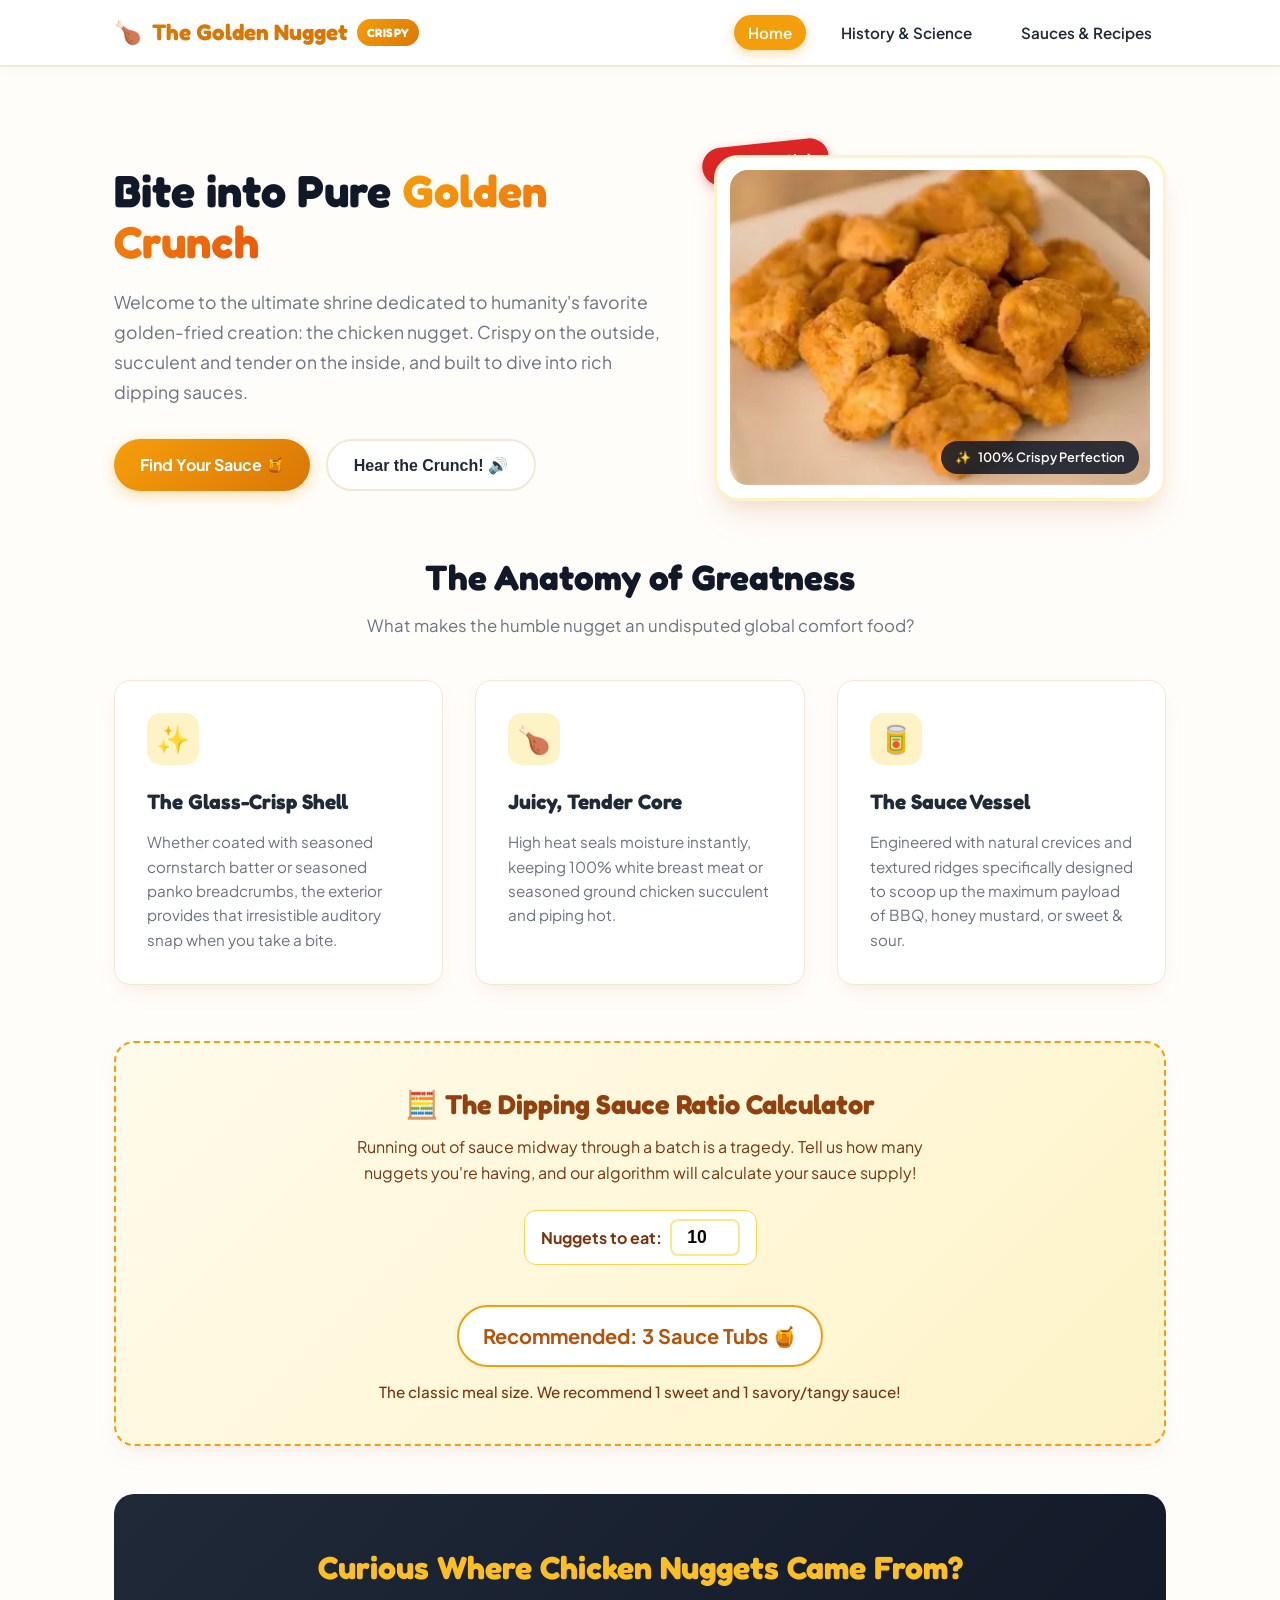
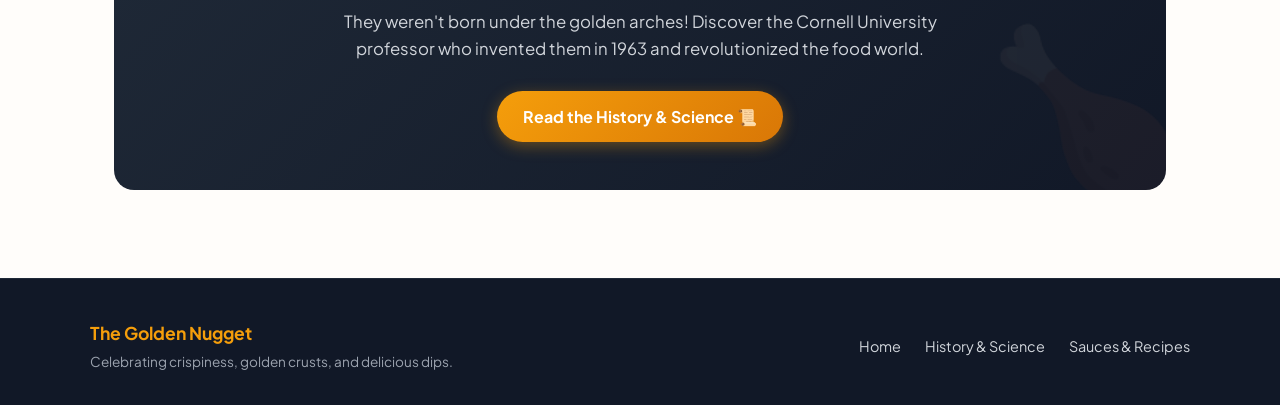
<file: index.html>
<!DOCTYPE html>
<html lang="en">
<head>
  <meta charset="UTF-8">
  <meta name="viewport" content="width=device-width, initial-scale=1.0">
  <title>The Golden Nugget | Ultimate Chicken Nugget Guide</title>
  <link rel="stylesheet" href="styles.css">
  <link rel="preconnect" href="https://fonts.googleapis.com">
  <link rel="preconnect" href="https://fonts.gstatic.com" crossorigin>
  <link href="https://fonts.googleapis.com/css2?family=Fredoka:wght@500;600;700&family=Plus+Jakarta+Sans:wght@400;500;600;700;800&display=swap" rel="stylesheet">
</head>
<body>

  <!-- Navigation Bar -->
  <header>
    <div class="nav-container">
      <a href="index.html" class="logo">
        <span>🍗</span>
        <span>The Golden Nugget</span>
        <span class="logo-badge">Crispy</span>
      </a>
      <nav>
        <ul>
          <li><a href="index.html" class="active">Home</a></li>
          <li><a href="history.html">History & Science</a></li>
          <li><a href="recipes.html">Sauces & Recipes</a></li>
        </ul>
      </nav>
    </div>
  </header>

  <!-- Hero Section -->
  <main class="container">
    <section class="hero">
      <div class="hero-content">
        <h1>Bite into Pure <span class="highlight">Golden Crunch</span></h1>
        <p>
          Welcome to the ultimate shrine dedicated to humanity's favorite golden-fried creation: the chicken nugget. 
          Crispy on the outside, succulent and tender on the inside, and built to dive into rich dipping sauces.
        </p>
        <div class="hero-actions">
          <a href="recipes.html" class="btn btn-primary">Find Your Sauce 🍯</a>
          <button class="btn btn-secondary sound-crunch-btn">Hear the Crunch! 🔊</button>
        </div>
      </div>

      <div class="hero-image-wrapper">
        <div class="floating-badge">🔥 Fresh & Hot</div>
        <div class="hero-image-card">
          <img src="chicken-nuggets.png" alt="A freshly fried, golden crispy platter of delicious chicken nuggets" id="hero-nugget-img">
          <div class="image-tag">
            <span>✨</span> 100% Crispy Perfection
          </div>
        </div>
      </div>
    </section>

    <!-- Why Nuggets Reign Supreme -->
    <section>
      <div class="section-title">
        <h2>The Anatomy of Greatness</h2>
        <p>What makes the humble nugget an undisputed global comfort food?</p>
      </div>

      <div class="features-grid">
        <div class="feature-card">
          <div class="feature-icon">✨</div>
          <h3>The Glass-Crisp Shell</h3>
          <p>
            Whether coated with seasoned cornstarch batter or seasoned panko breadcrumbs, the exterior provides that irresistible auditory snap when you take a bite.
          </p>
        </div>

        <div class="feature-card">
          <div class="feature-icon">🍗</div>
          <h3>Juicy, Tender Core</h3>
          <p>
            High heat seals moisture instantly, keeping 100% white breast meat or seasoned ground chicken succulent and piping hot.
          </p>
        </div>

        <div class="feature-card">
          <div class="feature-icon">🥫</div>
          <h3>The Sauce Vessel</h3>
          <p>
            Engineered with natural crevices and textured ridges specifically designed to scoop up the maximum payload of BBQ, honey mustard, or sweet & sour.
          </p>
        </div>
      </div>
    </section>

    <!-- Interactive Dipping Sauce Calculator Widget -->
    <section class="widget-box">
      <h3>🧮 The Dipping Sauce Ratio Calculator</h3>
      <p style="color: #78350f; max-width: 600px; margin: 0 auto;">
        Running out of sauce midway through a batch is a tragedy. Tell us how many nuggets you're having, and our algorithm will calculate your sauce supply!
      </p>

      <div class="calculator-controls">
        <div class="calc-input-group">
          <label for="nugget-count">Nuggets to eat:</label>
          <input type="number" id="nugget-count" min="1" max="100" value="10">
        </div>
      </div>

      <div class="calc-result" id="sauce-result">
        Recommended: <strong>3 Sauce Tubs</strong> 🍯
      </div>
      <p id="crunch-advice" style="margin-top: 0.8rem; font-size: 0.95rem; color: #78350f; font-weight: 500;">
        The classic meal size. We recommend 1 sweet and 1 savory/tangy sauce!
      </p>
    </section>

    <!-- CTA Banner -->
    <section class="cta-banner">
      <h2>Curious Where Chicken Nuggets Came From?</h2>
      <p>
        They weren't born under the golden arches! Discover the Cornell University professor who invented them in 1963 and revolutionized the food world.
      </p>
      <a href="history.html" class="btn btn-primary">Read the History & Science 📜</a>
    </section>
  </main>

  <!-- Footer -->
  <footer>
    <div class="footer-container">
      <div>
        <strong style="color: #f59e0b; font-size: 1.1rem;">The Golden Nugget</strong>
        <p style="font-size: 0.85rem; margin-top: 0.25rem;">Celebrating crispiness, golden crusts, and delicious dips.</p>
      </div>
      <div class="footer-nav">
        <a href="index.html">Home</a>
        <a href="history.html">History & Science</a>
        <a href="recipes.html">Sauces & Recipes</a>
      </div>
    </div>
  </footer>

  <script src="script.js"></script>
</body>
</html>
</file>
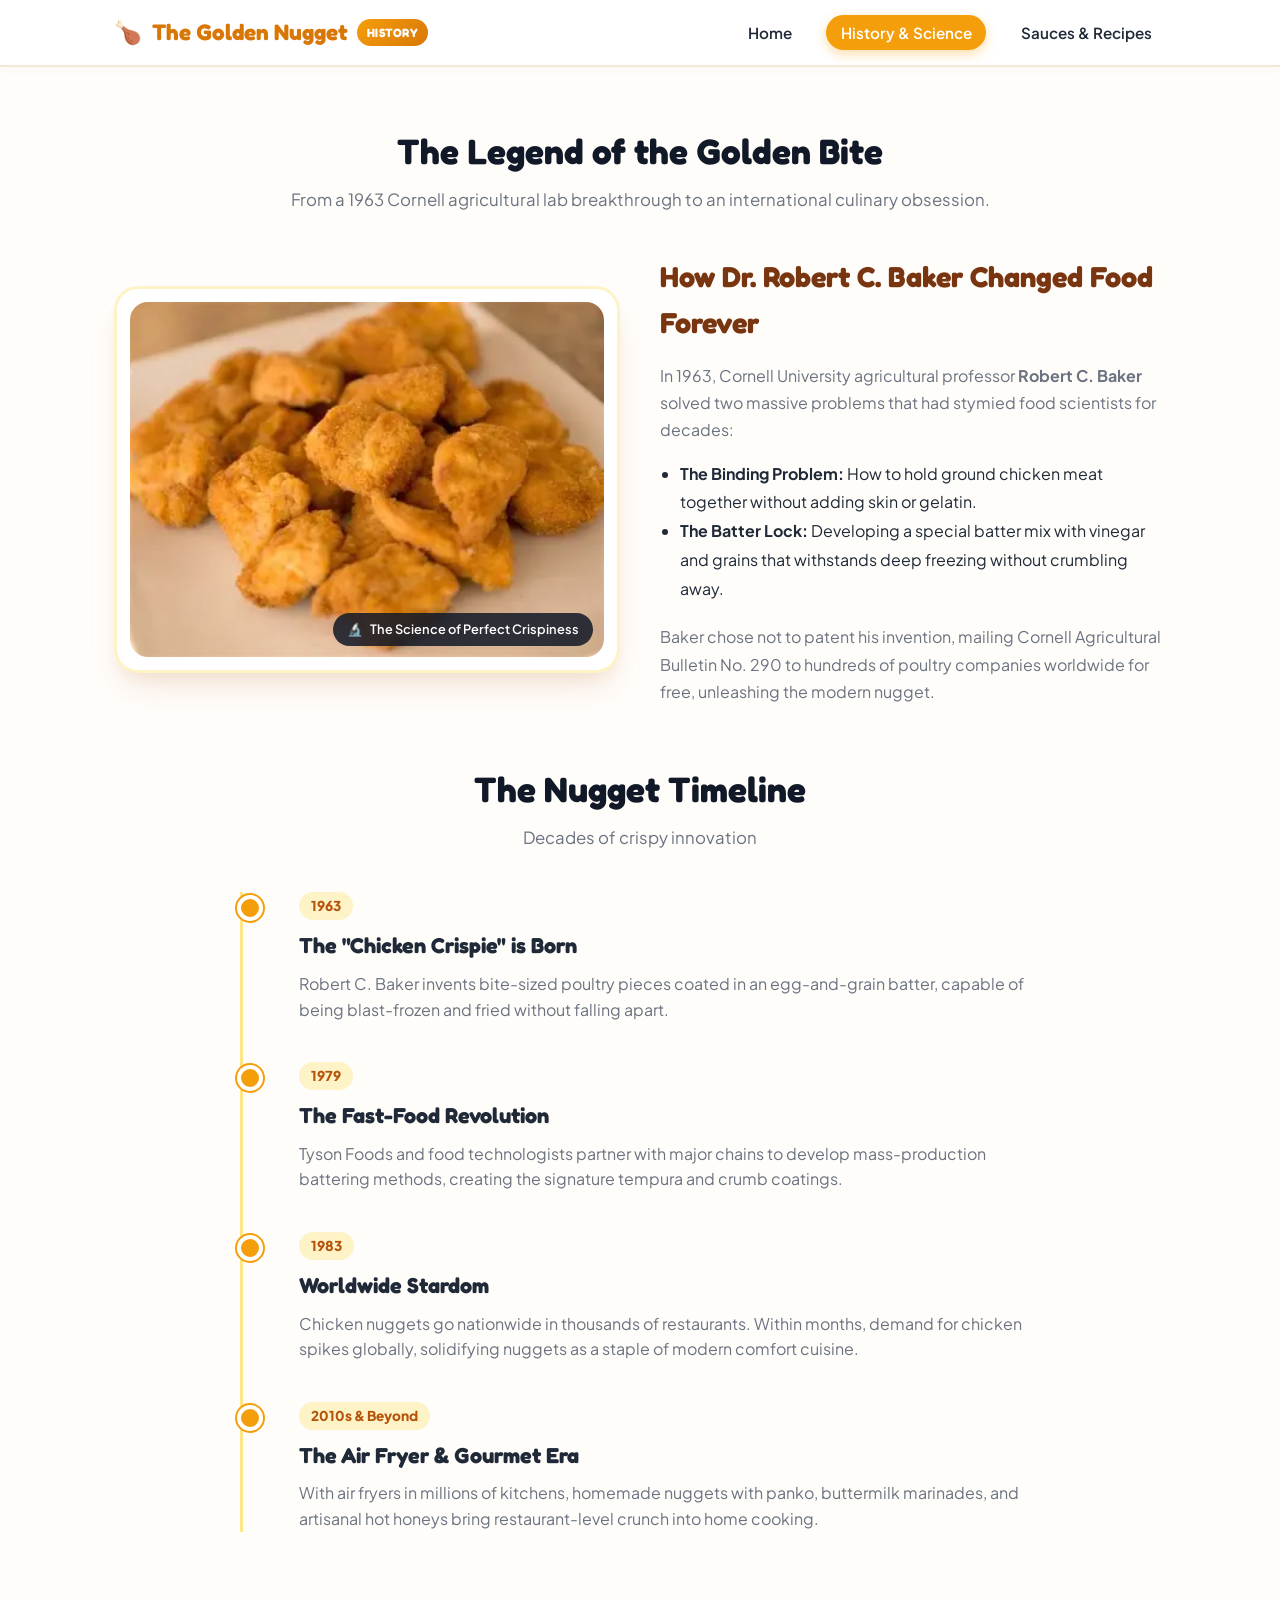
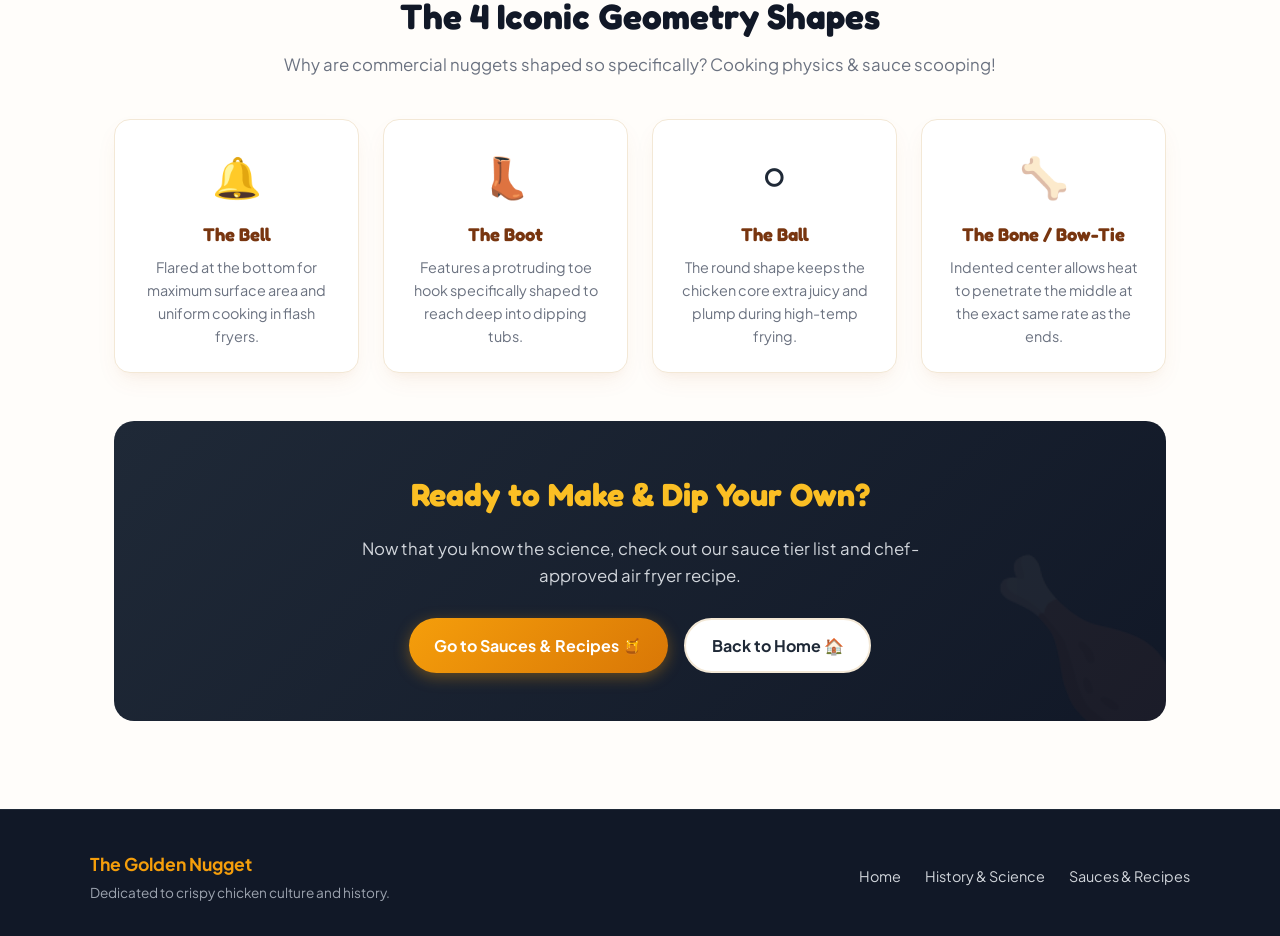
<file: history.html>
<!DOCTYPE html>
<html lang="en">
<head>
  <meta charset="UTF-8">
  <meta name="viewport" content="width=device-width, initial-scale=1.0">
  <title>History & Science | The Golden Nugget</title>
  <link rel="stylesheet" href="styles.css">
  <link rel="preconnect" href="https://fonts.googleapis.com">
  <link rel="preconnect" href="https://fonts.gstatic.com" crossorigin>
  <link href="https://fonts.googleapis.com/css2?family=Fredoka:wght@500;600;700&family=Plus+Jakarta+Sans:wght@400;500;600;700;800&display=swap" rel="stylesheet">
</head>
<body>

  <!-- Navigation Bar -->
  <header>
    <div class="nav-container">
      <a href="index.html" class="logo">
        <span>🍗</span>
        <span>The Golden Nugget</span>
        <span class="logo-badge">History</span>
      </a>
      <nav>
        <ul>
          <li><a href="index.html">Home</a></li>
          <li><a href="history.html" class="active">History & Science</a></li>
          <li><a href="recipes.html">Sauces & Recipes</a></li>
        </ul>
      </nav>
    </div>
  </header>

  <main class="container">
    <!-- Header -->
    <div class="section-title" style="margin-top: 1rem;">
      <h2>The Legend of the Golden Bite</h2>
      <p>From a 1963 Cornell agricultural lab breakthrough to an international culinary obsession.</p>
    </div>

    <!-- Showcase with the Chicken Nuggets Image -->
    <div style="display: grid; grid-template-columns: 1fr 1fr; gap: 2.5rem; align-items: center; margin-bottom: 3.5rem;">
      <div class="hero-image-card">
        <img src="chicken-nuggets.png" alt="A golden platter of crispy chicken nuggets showcasing the result of food science">
        <div class="image-tag">
          <span>🔬</span> The Science of Perfect Crispiness
        </div>
      </div>
      <div>
        <h3 style="font-family: var(--font-heading); font-size: 1.8rem; color: #78350f; margin-bottom: 1rem;">
          How Dr. Robert C. Baker Changed Food Forever
        </h3>
        <p style="color: var(--text-muted); margin-bottom: 1rem; line-height: 1.7;">
          In 1963, Cornell University agricultural professor <strong>Robert C. Baker</strong> solved two massive problems that had stymied food scientists for decades:
        </p>
        <ul style="margin-left: 1.25rem; color: var(--text-dark); line-height: 1.8; margin-bottom: 1.25rem;">
          <li><strong>The Binding Problem:</strong> How to hold ground chicken meat together without adding skin or gelatin.</li>
          <li><strong>The Batter Lock:</strong> Developing a special batter mix with vinegar and grains that withstands deep freezing without crumbling away.</li>
        </ul>
        <p style="color: var(--text-muted); line-height: 1.7;">
          Baker chose not to patent his invention, mailing Cornell Agricultural Bulletin No. 290 to hundreds of poultry companies worldwide for free, unleashing the modern nugget.
        </p>
      </div>
    </div>

    <!-- Timeline Section -->
    <div class="section-title">
      <h2>The Nugget Timeline</h2>
      <p>Decades of crispy innovation</p>
    </div>

    <div class="timeline">
      <div class="timeline-item">
        <span class="timeline-year">1963</span>
        <h3>The "Chicken Crispie" is Born</h3>
        <p>
          Robert C. Baker invents bite-sized poultry pieces coated in an egg-and-grain batter, capable of being blast-frozen and fried without falling apart.
        </p>
      </div>

      <div class="timeline-item">
        <span class="timeline-year">1979</span>
        <h3>The Fast-Food Revolution</h3>
        <p>
          Tyson Foods and food technologists partner with major chains to develop mass-production battering methods, creating the signature tempura and crumb coatings.
        </p>
      </div>

      <div class="timeline-item">
        <span class="timeline-year">1983</span>
        <h3>Worldwide Stardom</h3>
        <p>
          Chicken nuggets go nationwide in thousands of restaurants. Within months, demand for chicken spikes globally, solidifying nuggets as a staple of modern comfort cuisine.
        </p>
      </div>

      <div class="timeline-item">
        <span class="timeline-year">2010s & Beyond</span>
        <h3>The Air Fryer & Gourmet Era</h3>
        <p>
          With air fryers in millions of kitchens, homemade nuggets with panko, buttermilk marinades, and artisanal hot honeys bring restaurant-level crunch into home cooking.
        </p>
      </div>
    </div>

    <!-- The 4 Famous Fast-Food Shapes -->
    <div class="section-title" style="margin-top: 3.5rem;">
      <h2>The 4 Iconic Geometry Shapes</h2>
      <p>Why are commercial nuggets shaped so specifically? Cooking physics & sauce scooping!</p>
    </div>

    <div class="shapes-grid">
      <div class="shape-card">
        <div class="shape-icon">🔔</div>
        <h4>The Bell</h4>
        <p style="font-size: 0.9rem; color: var(--text-muted);">
          Flared at the bottom for maximum surface area and uniform cooking in flash fryers.
        </p>
      </div>

      <div class="shape-card">
        <div class="shape-icon">👢</div>
        <h4>The Boot</h4>
        <p style="font-size: 0.9rem; color: var(--text-muted);">
          Features a protruding toe hook specifically shaped to reach deep into dipping tubs.
        </p>
      </div>

      <div class="shape-card">
        <div class="shape-icon">⚪</div>
        <h4>The Ball</h4>
        <p style="font-size: 0.9rem; color: var(--text-muted);">
          The round shape keeps the chicken core extra juicy and plump during high-temp frying.
        </p>
      </div>

      <div class="shape-card">
        <div class="shape-icon">🦴</div>
        <h4>The Bone / Bow-Tie</h4>
        <p style="font-size: 0.9rem; color: var(--text-muted);">
          Indented center allows heat to penetrate the middle at the exact same rate as the ends.
        </p>
      </div>
    </div>

    <!-- Call to action -->
    <section class="cta-banner">
      <h2>Ready to Make & Dip Your Own?</h2>
      <p>
        Now that you know the science, check out our sauce tier list and chef-approved air fryer recipe.
      </p>
      <div style="display:flex; justify-content:center; gap: 1rem; flex-wrap: wrap;">
        <a href="recipes.html" class="btn btn-primary">Go to Sauces & Recipes 🍯</a>
        <a href="index.html" class="btn btn-secondary">Back to Home 🏠</a>
      </div>
    </section>
  </main>

  <!-- Footer -->
  <footer>
    <div class="footer-container">
      <div>
        <strong style="color: #f59e0b; font-size: 1.1rem;">The Golden Nugget</strong>
        <p style="font-size: 0.85rem; margin-top: 0.25rem;">Dedicated to crispy chicken culture and history.</p>
      </div>
      <div class="footer-nav">
        <a href="index.html">Home</a>
        <a href="history.html">History & Science</a>
        <a href="recipes.html">Sauces & Recipes</a>
      </div>
    </div>
  </footer>

  <script src="script.js"></script>
</body>
</html>
</file>
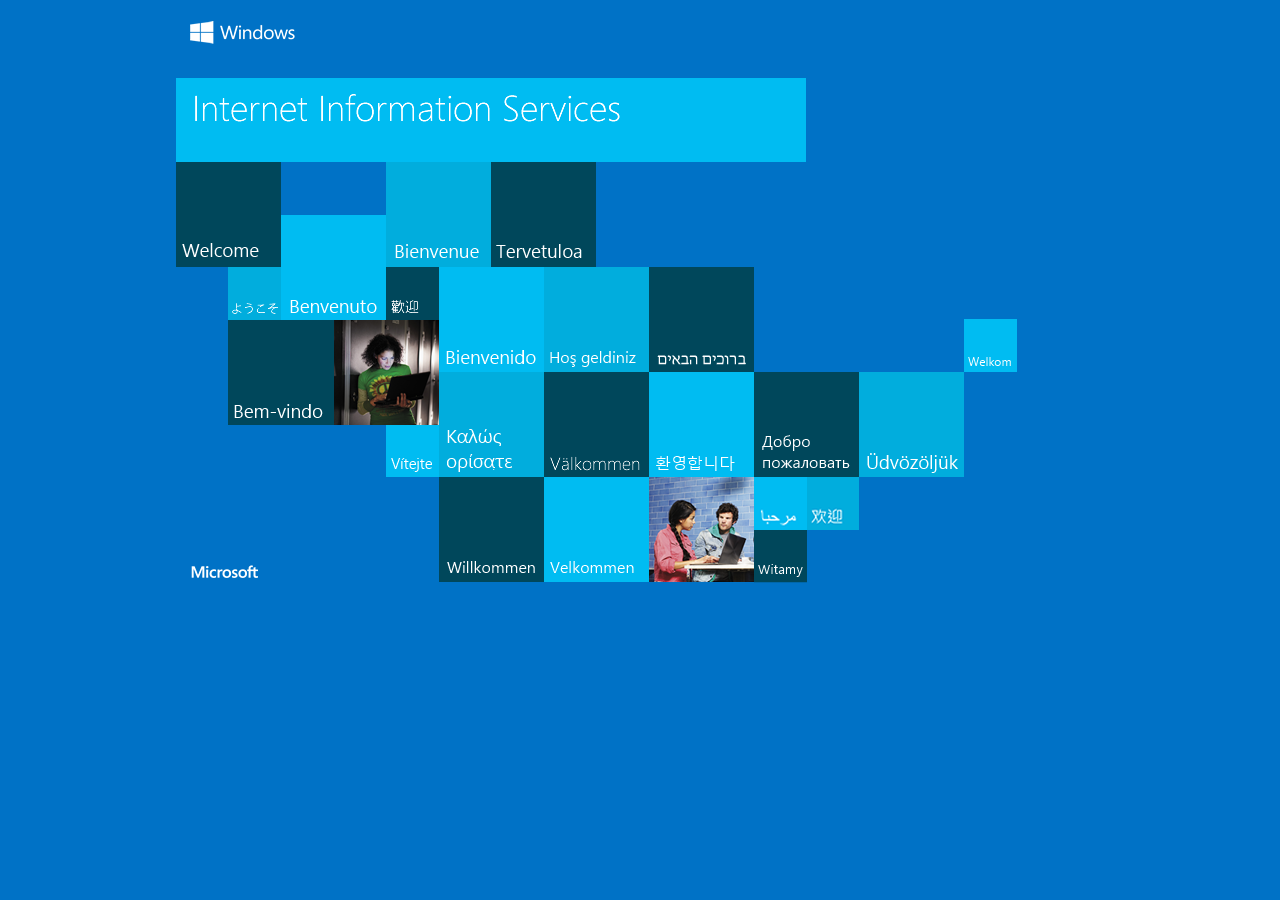
<file: iisstart.htm>
<!DOCTYPE html PUBLIC "-//W3C//DTD XHTML 1.0 Strict//EN" "http://www.w3.org/TR/xhtml1/DTD/xhtml1-strict.dtd">
<html xmlns="http://www.w3.org/1999/xhtml">
<head>
<meta http-equiv="Content-Type" content="text/html; charset=iso-8859-1" />
<title>IIS Windows</title>
<style type="text/css">
<!--
body {
	color:#000000;
	background-color:#0072C6;
	margin:0;
}

#container {
	margin-left:auto;
	margin-right:auto;
	text-align:center;
	}

a img {
	border:none;
}

-->
</style>
</head>
<body>
<div id="container">
<a href="http://go.microsoft.com/fwlink/?linkid=66138&amp;clcid=0x409"><img src="iisstart.png" alt="IIS" width="960" height="600" /></a>
</div>
</body>
</html>
</file>
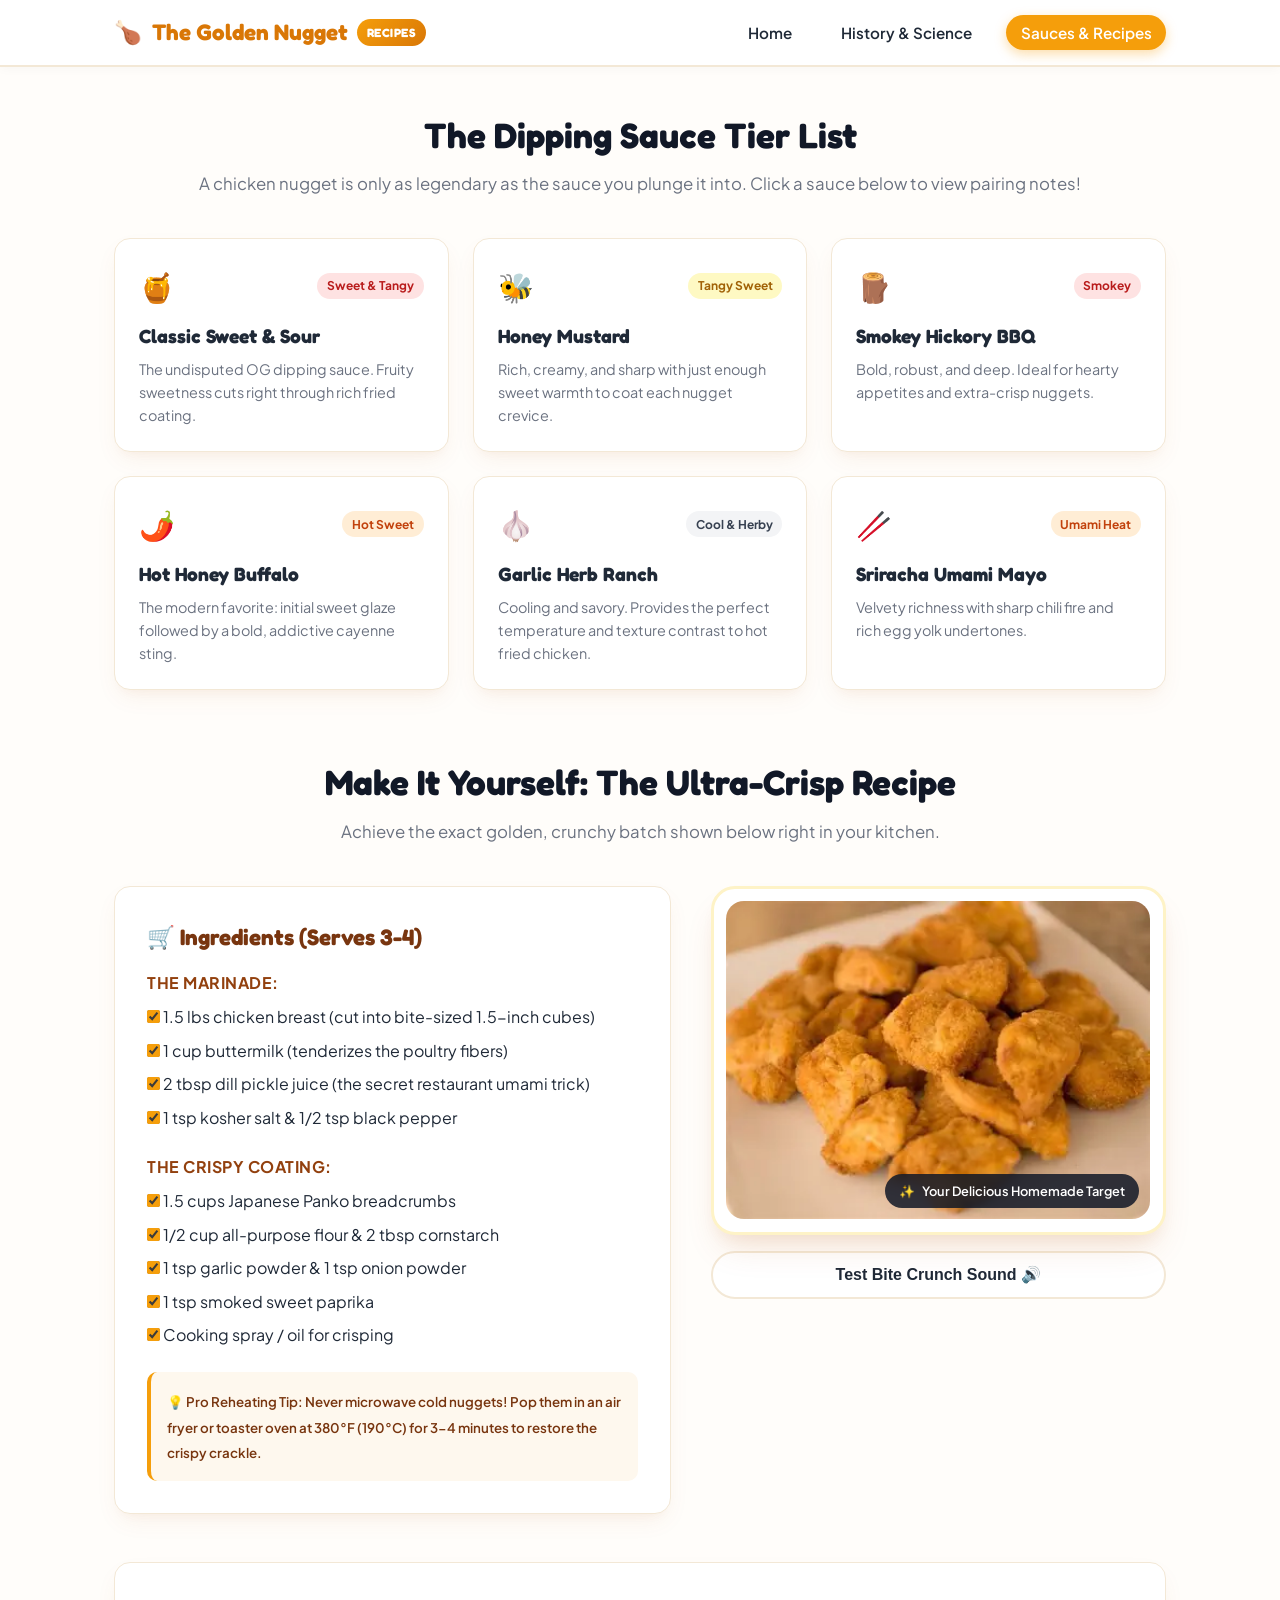
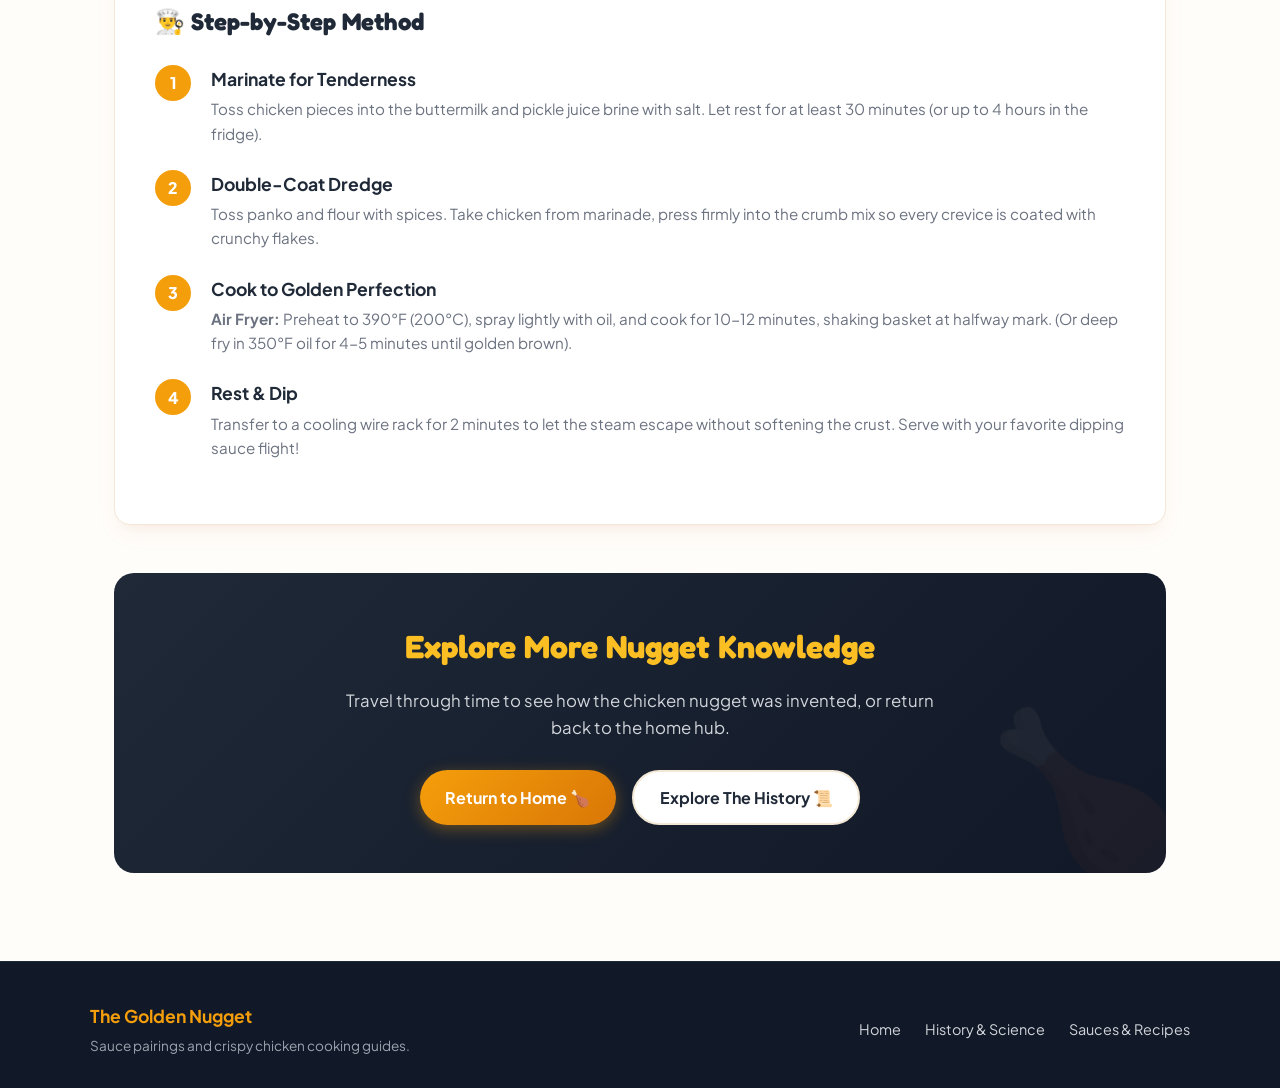
<file: recipes.html>
<!DOCTYPE html>
<html lang="en">
<head>
  <meta charset="UTF-8">
  <meta name="viewport" content="width=device-width, initial-scale=1.0">
  <title>Sauces & Recipes | The Golden Nugget</title>
  <link rel="stylesheet" href="styles.css">
  <link rel="preconnect" href="https://fonts.googleapis.com">
  <link rel="preconnect" href="https://fonts.gstatic.com" crossorigin>
  <link href="https://fonts.googleapis.com/css2?family=Fredoka:wght@500;600;700&family=Plus+Jakarta+Sans:wght@400;500;600;700;800&display=swap" rel="stylesheet">
</head>
<body>

  <!-- Navigation Bar -->
  <header>
    <div class="nav-container">
      <a href="index.html" class="logo">
        <span>🍗</span>
        <span>The Golden Nugget</span>
        <span class="logo-badge">Recipes</span>
      </a>
      <nav>
        <ul>
          <li><a href="index.html">Home</a></li>
          <li><a href="history.html">History & Science</a></li>
          <li><a href="recipes.html" class="active">Sauces & Recipes</a></li>
        </ul>
      </nav>
    </div>
  </header>

  <main class="container">
    <!-- Section Title -->
    <div class="section-title">
      <h2>The Dipping Sauce Tier List</h2>
      <p>A chicken nugget is only as legendary as the sauce you plunge it into. Click a sauce below to view pairing notes!</p>
    </div>

    <!-- Active Sauce Detail Box -->
    <div id="sauce-active-detail"></div>

    <!-- Sauces Grid -->
    <div class="sauce-grid" style="margin-top: 1.5rem;">
      <div class="sauce-card" data-notes="Sweet apricot puree balanced with rice vinegar and mild ginger. Classic all-around crowd favorite." data-heat="None">
        <div class="sauce-header">
          <span style="font-size: 1.8rem;">🍯</span>
          <span class="sauce-badge badge-sweet">Sweet & Tangy</span>
        </div>
        <h3 style="font-family: var(--font-heading); font-size: 1.2rem; color: #1f2937;">Classic Sweet & Sour</h3>
        <p style="font-size: 0.9rem; color: var(--text-muted); margin-top: 0.4rem;">
          The undisputed OG dipping sauce. Fruity sweetness cuts right through rich fried coating.
        </p>
      </div>

      <div class="sauce-card" data-notes="Creamy whole-grain Dijon folded into clover honey and a touch of lemon zest." data-heat="Mild Zest">
        <div class="sauce-header">
          <span style="font-size: 1.8rem;">🐝</span>
          <span class="sauce-badge badge-tangy">Tangy Sweet</span>
        </div>
        <h3 style="font-family: var(--font-heading); font-size: 1.2rem; color: #1f2937;">Honey Mustard</h3>
        <p style="font-size: 0.9rem; color: var(--text-muted); margin-top: 0.4rem;">
          Rich, creamy, and sharp with just enough sweet warmth to coat each nugget crevice.
        </p>
      </div>

      <div class="sauce-card" data-notes="Hickory smoke woodiness, dark brown sugar molasses, tomato paste, and crushed black pepper." data-heat="Mild">
        <div class="sauce-header">
          <span style="font-size: 1.8rem;">🪵</span>
          <span class="sauce-badge badge-sweet">Smokey</span>
        </div>
        <h3 style="font-family: var(--font-heading); font-size: 1.2rem; color: #1f2937;">Smokey Hickory BBQ</h3>
        <p style="font-size: 0.9rem; color: var(--text-muted); margin-top: 0.4rem;">
          Bold, robust, and deep. Ideal for hearty appetites and extra-crisp nuggets.
        </p>
      </div>

      <div class="sauce-card" data-notes="Aged cayenne pepper sauce whisked with warm unsalted butter and wild wildflower honey." data-heat="Medium-Hot 🔥">
        <div class="sauce-header">
          <span style="font-size: 1.8rem;">🌶️</span>
          <span class="sauce-badge badge-spicy">Hot Sweet</span>
        </div>
        <h3 style="font-family: var(--font-heading); font-size: 1.2rem; color: #1f2937;">Hot Honey Buffalo</h3>
        <p style="font-size: 0.9rem; color: var(--text-muted); margin-top: 0.4rem;">
          The modern favorite: initial sweet glaze followed by a bold, addictive cayenne sting.
        </p>
      </div>

      <div class="sauce-card" data-notes="Cultured buttermilk, fresh dill, roasted garlic cloves, cracked pepper, and grated parmesan." data-heat="Cooling">
        <div class="sauce-header">
          <span style="font-size: 1.8rem;">🧄</span>
          <span class="sauce-badge badge-creamy">Cool & Herby</span>
        </div>
        <h3 style="font-family: var(--font-heading); font-size: 1.2rem; color: #1f2937;">Garlic Herb Ranch</h3>
        <p style="font-size: 0.9rem; color: var(--text-muted); margin-top: 0.4rem;">
          Cooling and savory. Provides the perfect temperature and texture contrast to hot fried chicken.
        </p>
      </div>

      <div class="sauce-card" data-notes="Japanese egg-rich Kewpie mayonnaise infused with red chili sriracha and roasted sesame oil." data-heat="Spicy 🔥">
        <div class="sauce-header">
          <span style="font-size: 1.8rem;">🥢</span>
          <span class="sauce-badge badge-spicy">Umami Heat</span>
        </div>
        <h3 style="font-family: var(--font-heading); font-size: 1.2rem; color: #1f2937;">Sriracha Umami Mayo</h3>
        <p style="font-size: 0.9rem; color: var(--text-muted); margin-top: 0.4rem;">
          Velvety richness with sharp chili fire and rich egg yolk undertones.
        </p>
      </div>
    </div>

    <!-- Homemade Crispy Nugget Recipe Section -->
    <div class="section-title" style="margin-top: 4rem;">
      <h2>Make It Yourself: The Ultra-Crisp Recipe</h2>
      <p>Achieve the exact golden, crunchy batch shown below right in your kitchen.</p>
    </div>

    <div style="display: grid; grid-template-columns: 1.1fr 0.9fr; gap: 2.5rem; align-items: start; margin-bottom: 3rem;">
      <!-- Ingredients list -->
      <div style="background: white; border: 1px solid var(--border); border-radius: var(--radius); padding: 2rem; box-shadow: var(--shadow);">
        <h3 style="font-family: var(--font-heading); color: #78350f; font-size: 1.4rem; margin-bottom: 1rem;">
          🛒 Ingredients (Serves 3-4)
        </h3>
        
        <div style="margin-bottom: 1.5rem;">
          <h4 style="font-size: 1rem; color: #92400e; margin-bottom: 0.5rem; text-transform: uppercase; letter-spacing: 0.5px;">The Marinade:</h4>
          <ul style="list-style: none; display: flex; flex-direction: column; gap: 0.5rem;">
            <li><label><input type="checkbox" checked style="accent-color: var(--primary);"> 1.5 lbs chicken breast (cut into bite-sized 1.5-inch cubes)</label></li>
            <li><label><input type="checkbox" checked style="accent-color: var(--primary);"> 1 cup buttermilk (tenderizes the poultry fibers)</label></li>
            <li><label><input type="checkbox" checked style="accent-color: var(--primary);"> 2 tbsp dill pickle juice (the secret restaurant umami trick)</label></li>
            <li><label><input type="checkbox" checked style="accent-color: var(--primary);"> 1 tsp kosher salt & 1/2 tsp black pepper</label></li>
          </ul>
        </div>

        <div>
          <h4 style="font-size: 1rem; color: #92400e; margin-bottom: 0.5rem; text-transform: uppercase; letter-spacing: 0.5px;">The Crispy Coating:</h4>
          <ul style="list-style: none; display: flex; flex-direction: column; gap: 0.5rem;">
            <li><label><input type="checkbox" checked style="accent-color: var(--primary);"> 1.5 cups Japanese Panko breadcrumbs</label></li>
            <li><label><input type="checkbox" checked style="accent-color: var(--primary);"> 1/2 cup all-purpose flour & 2 tbsp cornstarch</label></li>
            <li><label><input type="checkbox" checked style="accent-color: var(--primary);"> 1 tsp garlic powder & 1 tsp onion powder</label></li>
            <li><label><input type="checkbox" checked style="accent-color: var(--primary);"> 1 tsp smoked sweet paprika</label></li>
            <li><label><input type="checkbox" checked style="accent-color: var(--primary);"> Cooking spray / oil for crisping</label></li>
          </ul>
        </div>

        <div style="margin-top: 1.5rem; padding: 1rem; background: #fef8ee; border-radius: 10px; border-left: 4px solid var(--primary);">
          <small style="color: #78350f; font-weight: 600;">💡 Pro Reheating Tip: Never microwave cold nuggets! Pop them in an air fryer or toaster oven at 380°F (190°C) for 3-4 minutes to restore the crispy crackle.</small>
        </div>
      </div>

      <!-- Platter picture card -->
      <div>
        <div class="hero-image-card">
          <img src="chicken-nuggets.png" alt="A freshly prepared plate of golden fried chicken nuggets">
          <div class="image-tag">
            <span>✨</span> Your Delicious Homemade Target
          </div>
        </div>
        <div style="margin-top: 1rem; text-align: center;">
          <button class="btn btn-secondary sound-crunch-btn" style="width: 100%; justify-content: center;">
            Test Bite Crunch Sound 🔊
          </button>
        </div>
      </div>
    </div>

    <!-- Step by Step Cooking Guide -->
    <div class="recipe-steps">
      <h3 style="font-family: var(--font-heading); font-size: 1.5rem; color: #1f2937; margin-bottom: 1.5rem;">
        👨‍🍳 Step-by-Step Method
      </h3>

      <div class="step-item">
        <div class="step-num">1</div>
        <div class="step-content">
          <h4>Marinate for Tenderness</h4>
          <p>Toss chicken pieces into the buttermilk and pickle juice brine with salt. Let rest for at least 30 minutes (or up to 4 hours in the fridge).</p>
        </div>
      </div>

      <div class="step-item">
        <div class="step-num">2</div>
        <div class="step-content">
          <h4>Double-Coat Dredge</h4>
          <p>Toss panko and flour with spices. Take chicken from marinade, press firmly into the crumb mix so every crevice is coated with crunchy flakes.</p>
        </div>
      </div>

      <div class="step-item">
        <div class="step-num">3</div>
        <div class="step-content">
          <h4>Cook to Golden Perfection</h4>
          <p><strong>Air Fryer:</strong> Preheat to 390°F (200°C), spray lightly with oil, and cook for 10-12 minutes, shaking basket at halfway mark. (Or deep fry in 350°F oil for 4-5 minutes until golden brown).</p>
        </div>
      </div>

      <div class="step-item">
        <div class="step-num">4</div>
        <div class="step-content">
          <h4>Rest & Dip</h4>
          <p>Transfer to a cooling wire rack for 2 minutes to let the steam escape without softening the crust. Serve with your favorite dipping sauce flight!</p>
        </div>
      </div>
    </div>

    <!-- Navigation CTA -->
    <section class="cta-banner">
      <h2>Explore More Nugget Knowledge</h2>
      <p>
        Travel through time to see how the chicken nugget was invented, or return back to the home hub.
      </p>
      <div style="display:flex; justify-content:center; gap: 1rem; flex-wrap: wrap;">
        <a href="index.html" class="btn btn-primary">Return to Home 🍗</a>
        <a href="history.html" class="btn btn-secondary">Explore The History 📜</a>
      </div>
    </section>
  </main>

  <!-- Footer -->
  <footer>
    <div class="footer-container">
      <div>
        <strong style="color: #f59e0b; font-size: 1.1rem;">The Golden Nugget</strong>
        <p style="font-size: 0.85rem; margin-top: 0.25rem;">Sauce pairings and crispy chicken cooking guides.</p>
      </div>
      <div class="footer-nav">
        <a href="index.html">Home</a>
        <a href="history.html">History & Science</a>
        <a href="recipes.html">Sauces & Recipes</a>
      </div>
    </div>
  </footer>

  <script src="script.js"></script>
</body>
</html>
</file>
<file: styles.css>
/* Chicken Nuggets Website - Main Stylesheet */
:root {
  --primary: #f59e0b;
  --primary-dark: #d97706;
  --primary-light: #fef3c7;
  --accent: #dc2626;
  --accent-hover: #b91c1c;
  --golden: #eab308;
  --golden-glow: rgba(245, 158, 11, 0.35);
  --bg-main: #fffdfa;
  --bg-card: #ffffff;
  --bg-alt: #fef8ee;
  --text-dark: #1f2937;
  --text-muted: #6b7280;
  --border: #f3e8d6;
  --radius: 16px;
  --radius-sm: 8px;
  --shadow: 0 10px 25px -5px rgba(180, 83, 9, 0.08), 0 8px 10px -6px rgba(180, 83, 9, 0.04);
  --shadow-lg: 0 20px 35px -10px rgba(180, 83, 9, 0.15), 0 10px 15px -5px rgba(180, 83, 9, 0.07);
  --font-heading: 'Fredoka', 'Poppins', system-ui, -apple-system, sans-serif;
  --font-body: 'Plus Jakarta Sans', system-ui, -apple-system, sans-serif;
}

* {
  box-sizing: border-box;
  margin: 0;
  padding: 0;
}

body {
  font-family: var(--font-body);
  background-color: var(--bg-main);
  color: var(--text-dark);
  line-height: 1.6;
  min-height: 100vh;
  display: flex;
  flex-direction: column;
}

/* Header & Navbar */
header {
  background: rgba(255, 255, 255, 0.95);
  backdrop-filter: blur(8px);
  position: sticky;
  top: 0;
  z-index: 100;
  border-bottom: 2px solid var(--border);
  box-shadow: 0 2px 10px rgba(0, 0, 0, 0.03);
}

.nav-container {
  max-width: 1100px;
  margin: 0 auto;
  padding: 0.9rem 1.5rem;
  display: flex;
  align-items: center;
  justify-content: space-between;
}

.logo {
  display: flex;
  align-items: center;
  gap: 0.6rem;
  font-family: var(--font-heading);
  font-size: 1.4rem;
  font-weight: 700;
  color: var(--primary-dark);
  text-decoration: none;
  transition: transform 0.2s ease;
}

.logo:hover {
  transform: scale(1.03);
}

.logo-badge {
  background: linear-gradient(135deg, #f59e0b, #d97706);
  color: white;
  padding: 0.25rem 0.6rem;
  border-radius: 999px;
  font-size: 0.75rem;
  font-weight: 800;
  letter-spacing: 0.5px;
  text-transform: uppercase;
}

nav ul {
  display: flex;
  list-style: none;
  gap: 1.25rem;
}

nav a {
  text-decoration: none;
  color: var(--text-dark);
  font-weight: 600;
  font-size: 0.95rem;
  padding: 0.5rem 0.9rem;
  border-radius: 999px;
  transition: all 0.2s ease;
}

nav a:hover {
  color: var(--accent);
  background-color: var(--primary-light);
}

nav a.active {
  background-color: var(--primary);
  color: white;
  box-shadow: 0 4px 12px var(--golden-glow);
}

/* Main Layout */
main {
  flex: 1;
}

.container {
  max-width: 1100px;
  margin: 0 auto;
  padding: 2.5rem 1.5rem;
}

/* Hero Section */
.hero {
  display: grid;
  grid-template-columns: 1.1fr 0.9fr;
  gap: 3rem;
  align-items: center;
  padding: 3rem 0;
}

.hero-content h1 {
  font-family: var(--font-heading);
  font-size: 2.8rem;
  font-weight: 800;
  color: #111827;
  line-height: 1.15;
  margin-bottom: 1.25rem;
}

.hero-content h1 span.highlight {
  color: var(--primary-dark);
  background: linear-gradient(120deg, #f59e0b 0%, #ea580c 100%);
  -webkit-background-clip: text;
  -webkit-text-fill-color: transparent;
}

.hero-content p {
  font-size: 1.1rem;
  color: var(--text-muted);
  margin-bottom: 2rem;
  line-height: 1.7;
}

.hero-actions {
  display: flex;
  gap: 1rem;
  flex-wrap: wrap;
}

.btn {
  display: inline-flex;
  align-items: center;
  gap: 0.5rem;
  padding: 0.8rem 1.6rem;
  font-size: 1rem;
  font-weight: 700;
  border-radius: 999px;
  text-decoration: none;
  cursor: pointer;
  transition: all 0.25s ease;
  border: none;
}

.btn-primary {
  background: linear-gradient(135deg, #f59e0b, #d97706);
  color: white;
  box-shadow: 0 4px 15px var(--golden-glow);
}

.btn-primary:hover {
  transform: translateY(-2px);
  box-shadow: 0 8px 25px rgba(245, 158, 11, 0.45);
}

.btn-secondary {
  background: white;
  color: var(--text-dark);
  border: 2px solid var(--border);
}

.btn-secondary:hover {
  background: var(--bg-alt);
  border-color: var(--primary);
  color: var(--primary-dark);
}

/* Featured Image Frame */
.hero-image-wrapper {
  position: relative;
}

.hero-image-card {
  position: relative;
  background: white;
  padding: 0.8rem;
  border-radius: 24px;
  box-shadow: var(--shadow-lg);
  border: 3px solid #fef3c7;
  overflow: hidden;
  transition: transform 0.3s ease;
}

.hero-image-card:hover {
  transform: scale(1.02);
}

.hero-image-card img {
  width: 100%;
  height: auto;
  display: block;
  border-radius: 18px;
  object-fit: cover;
}

.image-tag {
  position: absolute;
  bottom: 1.5rem;
  right: 1.5rem;
  background: rgba(17, 24, 39, 0.85);
  backdrop-filter: blur(4px);
  color: #fff;
  padding: 0.4rem 0.9rem;
  border-radius: 999px;
  font-size: 0.8rem;
  font-weight: 600;
  display: flex;
  align-items: center;
  gap: 0.4rem;
}

.floating-badge {
  position: absolute;
  top: -12px;
  left: -12px;
  background: #dc2626;
  color: white;
  padding: 0.5rem 1rem;
  border-radius: 999px;
  font-weight: 800;
  font-size: 0.85rem;
  box-shadow: 0 4px 12px rgba(220, 38, 38, 0.35);
  transform: rotate(-6deg);
  animation: pulseBadge 3s infinite alternate ease-in-out;
}

@keyframes pulseBadge {
  0% { transform: rotate(-6deg) scale(1); }
  100% { transform: rotate(-3deg) scale(1.05); }
}

/* Feature Cards Grid */
.section-title {
  text-align: center;
  margin-bottom: 2.5rem;
}

.section-title h2 {
  font-family: var(--font-heading);
  font-size: 2.2rem;
  color: #111827;
  margin-bottom: 0.5rem;
}

.section-title p {
  color: var(--text-muted);
  font-size: 1.05rem;
}

.features-grid {
  display: grid;
  grid-template-columns: repeat(auto-fit, minmax(300px, 1fr));
  gap: 2rem;
  margin-bottom: 3.5rem;
}

.feature-card {
  background: var(--bg-card);
  padding: 2rem;
  border-radius: var(--radius);
  border: 1px solid var(--border);
  box-shadow: var(--shadow);
  transition: transform 0.25s ease, box-shadow 0.25s ease;
  display: flex;
  flex-direction: column;
}

.feature-card:hover {
  transform: translateY(-5px);
  box-shadow: var(--shadow-lg);
  border-color: #fde68a;
}

.feature-icon {
  width: 52px;
  height: 52px;
  border-radius: 14px;
  background: var(--primary-light);
  display: flex;
  align-items: center;
  justify-content: center;
  font-size: 1.7rem;
  margin-bottom: 1.25rem;
}

.feature-card h3 {
  font-family: var(--font-heading);
  font-size: 1.3rem;
  margin-bottom: 0.75rem;
  color: #1f2937;
}

.feature-card p {
  color: var(--text-muted);
  font-size: 0.95rem;
  line-height: 1.6;
}

/* Interactive Calculator Widget */
.widget-box {
  background: linear-gradient(135deg, #fffbeb 0%, #fef3c7 100%);
  border: 2px dashed #f59e0b;
  border-radius: 20px;
  padding: 2.5rem;
  margin: 3rem 0;
  text-align: center;
  box-shadow: var(--shadow);
}

.widget-box h3 {
  font-family: var(--font-heading);
  font-size: 1.7rem;
  color: #92400e;
  margin-bottom: 0.5rem;
}

.calculator-controls {
  display: flex;
  align-items: center;
  justify-content: center;
  gap: 1.5rem;
  margin: 1.5rem 0;
  flex-wrap: wrap;
}

.calc-input-group {
  display: flex;
  align-items: center;
  gap: 0.5rem;
  background: white;
  padding: 0.5rem 1rem;
  border-radius: 12px;
  border: 1px solid #fcd34d;
}

.calc-input-group label {
  font-weight: 700;
  color: #78350f;
}

.calc-input-group input {
  width: 70px;
  padding: 0.4rem;
  font-size: 1.1rem;
  font-weight: 700;
  text-align: center;
  border: 2px solid #fde68a;
  border-radius: 8px;
  outline: none;
}

.calc-result {
  font-size: 1.25rem;
  font-weight: 700;
  color: #b45309;
  background: white;
  display: inline-block;
  padding: 0.8rem 1.5rem;
  border-radius: 999px;
  border: 2px solid #f59e0b;
  margin-top: 1rem;
}

/* Timeline on History Page */
.timeline {
  position: relative;
  max-width: 800px;
  margin: 2rem auto;
  padding-left: 2rem;
  border-left: 3px solid #fde68a;
}

.timeline-item {
  position: relative;
  margin-bottom: 2.5rem;
  padding-left: 1.5rem;
}

.timeline-item::before {
  content: '';
  position: absolute;
  left: -2.4rem;
  top: 0.2rem;
  width: 18px;
  height: 18px;
  border-radius: 50%;
  background: #f59e0b;
  border: 4px solid #fff;
  box-shadow: 0 0 0 2px #f59e0b;
}

.timeline-year {
  display: inline-block;
  background: #fef3c7;
  color: #b45309;
  font-weight: 800;
  font-size: 0.85rem;
  padding: 0.2rem 0.75rem;
  border-radius: 999px;
  margin-bottom: 0.5rem;
}

.timeline-item h3 {
  font-family: var(--font-heading);
  font-size: 1.35rem;
  margin-bottom: 0.5rem;
  color: #1f2937;
}

.timeline-item p {
  color: var(--text-muted);
  line-height: 1.6;
}

/* Shapes Grid */
.shapes-grid {
  display: grid;
  grid-template-columns: repeat(auto-fit, minmax(220px, 1fr));
  gap: 1.5rem;
  margin: 2.5rem 0;
}

.shape-card {
  background: white;
  border: 1px solid var(--border);
  border-radius: var(--radius);
  padding: 1.5rem;
  text-align: center;
  box-shadow: var(--shadow);
}

.shape-icon {
  font-size: 2.5rem;
  margin-bottom: 0.75rem;
}

.shape-card h4 {
  font-family: var(--font-heading);
  font-size: 1.15rem;
  margin-bottom: 0.4rem;
  color: #78350f;
}

/* Recipe & Sauces */
.sauce-grid {
  display: grid;
  grid-template-columns: repeat(auto-fit, minmax(280px, 1fr));
  gap: 1.5rem;
  margin-bottom: 3.5rem;
}

.sauce-card {
  background: white;
  border-radius: var(--radius);
  border: 1px solid var(--border);
  padding: 1.5rem;
  box-shadow: var(--shadow);
  cursor: pointer;
  transition: all 0.25s ease;
}

.sauce-card:hover {
  transform: translateY(-4px);
  border-color: #f59e0b;
  box-shadow: var(--shadow-lg);
}

.sauce-header {
  display: flex;
  align-items: center;
  justify-content: space-between;
  margin-bottom: 0.75rem;
}

.sauce-badge {
  font-size: 0.75rem;
  font-weight: 700;
  padding: 0.2rem 0.6rem;
  border-radius: 999px;
}

.badge-sweet { background: #fee2e2; color: #b91c1c; }
.badge-spicy { background: #ffedd5; color: #c2410c; }
.badge-tangy { background: #fef9c3; color: #a16207; }
.badge-creamy { background: #f3f4f6; color: #374151; }

.recipe-steps {
  background: white;
  border-radius: var(--radius);
  padding: 2.5rem;
  border: 1px solid var(--border);
  box-shadow: var(--shadow);
  margin-bottom: 3rem;
}

.step-item {
  display: flex;
  gap: 1.25rem;
  margin-bottom: 1.5rem;
  align-items: flex-start;
}

.step-num {
  background: #f59e0b;
  color: white;
  width: 36px;
  height: 36px;
  border-radius: 50%;
  display: flex;
  align-items: center;
  justify-content: center;
  font-weight: 800;
  flex-shrink: 0;
}

.step-content h4 {
  font-size: 1.1rem;
  margin-bottom: 0.25rem;
  color: #1f2937;
}

.step-content p {
  color: var(--text-muted);
  font-size: 0.95rem;
}

/* Call to Action Banner */
.cta-banner {
  background: linear-gradient(135deg, #1f2937, #111827);
  color: white;
  border-radius: 20px;
  padding: 3rem 2rem;
  text-align: center;
  margin: 3rem 0;
  position: relative;
  overflow: hidden;
}

.cta-banner::before {
  content: '🍗';
  position: absolute;
  font-size: 10rem;
  opacity: 0.05;
  right: -20px;
  bottom: -40px;
}

.cta-banner h2 {
  font-family: var(--font-heading);
  font-size: 2rem;
  margin-bottom: 1rem;
  color: #fbbf24;
}

.cta-banner p {
  color: #d1d5db;
  max-width: 600px;
  margin: 0 auto 1.75rem auto;
  font-size: 1.05rem;
}

/* Footer */
footer {
  background: #111827;
  color: #9ca3af;
  padding: 2.5rem 1.5rem 2rem;
  border-top: 1px solid #1f2937;
  margin-top: auto;
}

.footer-container {
  max-width: 1100px;
  margin: 0 auto;
  display: flex;
  justify-content: space-between;
  align-items: center;
  flex-wrap: wrap;
  gap: 1.5rem;
}

.footer-nav {
  display: flex;
  gap: 1.5rem;
}

.footer-nav a {
  color: #d1d5db;
  text-decoration: none;
  font-size: 0.9rem;
  transition: color 0.2s;
}

.footer-nav a:hover {
  color: #f59e0b;
}

/* Responsive */
@media (max-width: 768px) {
  .hero {
    grid-template-columns: 1fr;
    text-align: center;
    gap: 2rem;
  }
  .hero-content h1 {
    font-size: 2.2rem;
  }
  .hero-actions {
    justify-content: center;
  }
  .nav-container {
    flex-direction: column;
    gap: 0.75rem;
  }
  .footer-container {
    flex-direction: column;
    text-align: center;
  }
}
</file>
